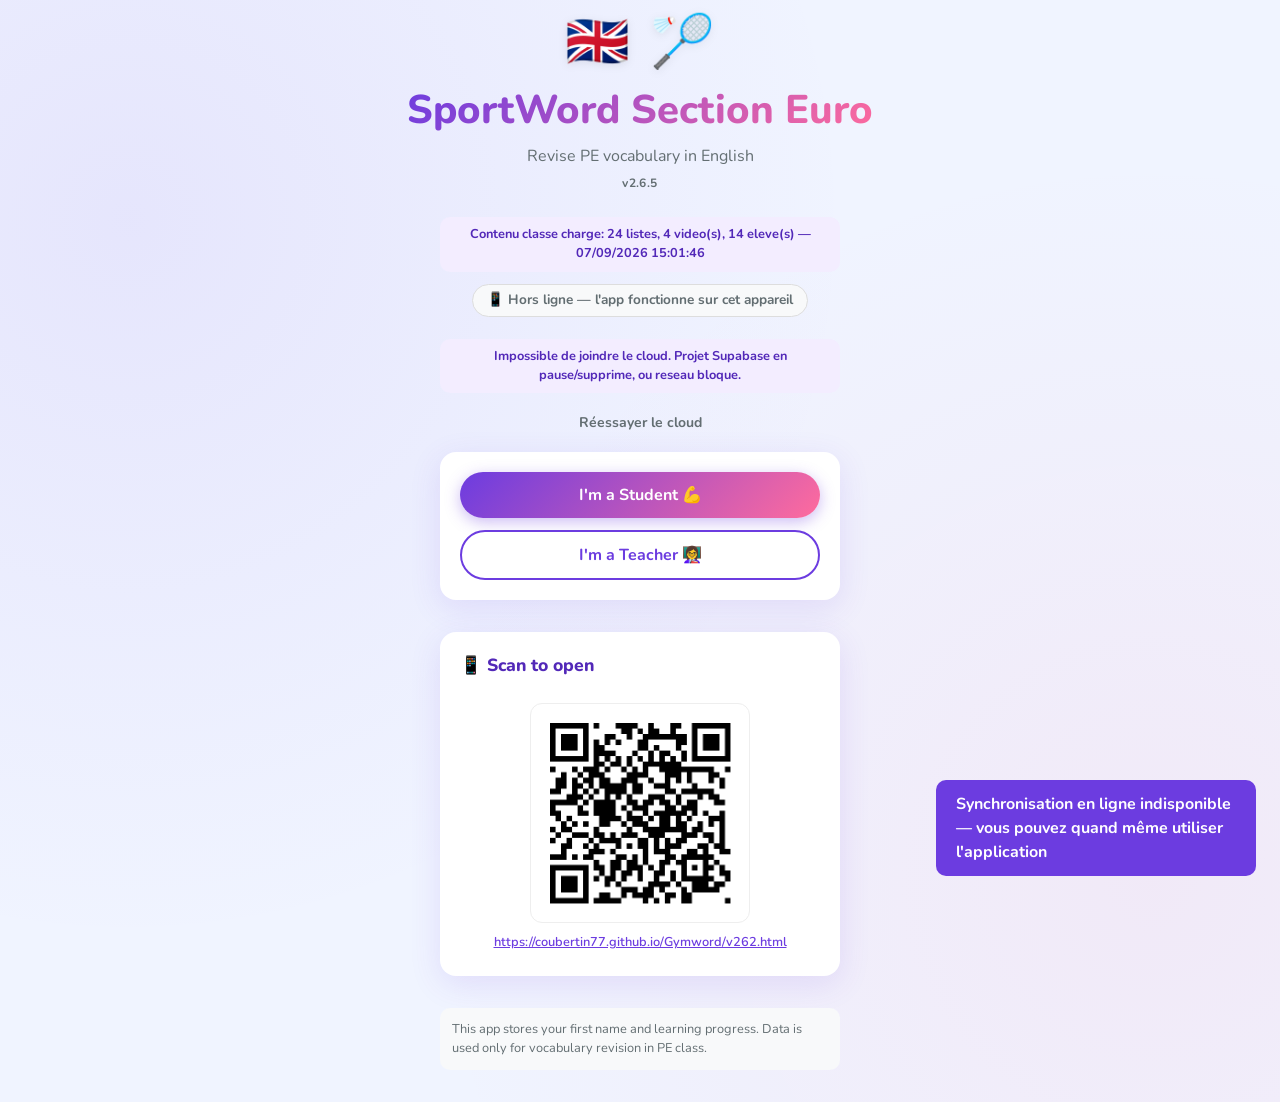
<file: index.html>
<!DOCTYPE html>
<html lang="en">
<head>
  <meta charset="UTF-8">
  <meta name="viewport" content="width=device-width, initial-scale=1.0">
  <meta name="description" content="SportWord Section Euro — Revise PE vocabulary in English">
  <meta name="theme-color" content="#6c3ce0">
  <meta http-equiv="Cache-Control" content="no-cache, no-store, must-revalidate">
  <meta http-equiv="Pragma" content="no-cache">
  <meta http-equiv="Expires" content="0">
  <meta http-equiv="refresh" content="0; url=v262.html">
  <title>SportWord Section Euro — PE Vocabulary</title>
  <link rel="preconnect" href="https://fonts.googleapis.com">
  <link rel="preconnect" href="https://fonts.gstatic.com" crossorigin>
  <link href="https://fonts.googleapis.com/css2?family=Nunito:wght@400;600;700;800&display=swap" rel="stylesheet">
  <link rel="stylesheet" href="css/styles.css?v=2.6.5">
  <script>location.replace('v262.html');</script>
</head>
<body>
  <div id="app">
    <p style="text-align:center;padding:2rem;font-family:Nunito,sans-serif;color:#636e72">
      SportWord <strong>v2.6.5</strong> — redirection…
      <br><a href="v262.html">Ouvrir l’app</a>
    </p>
  </div>
</body>
</html>
</file>
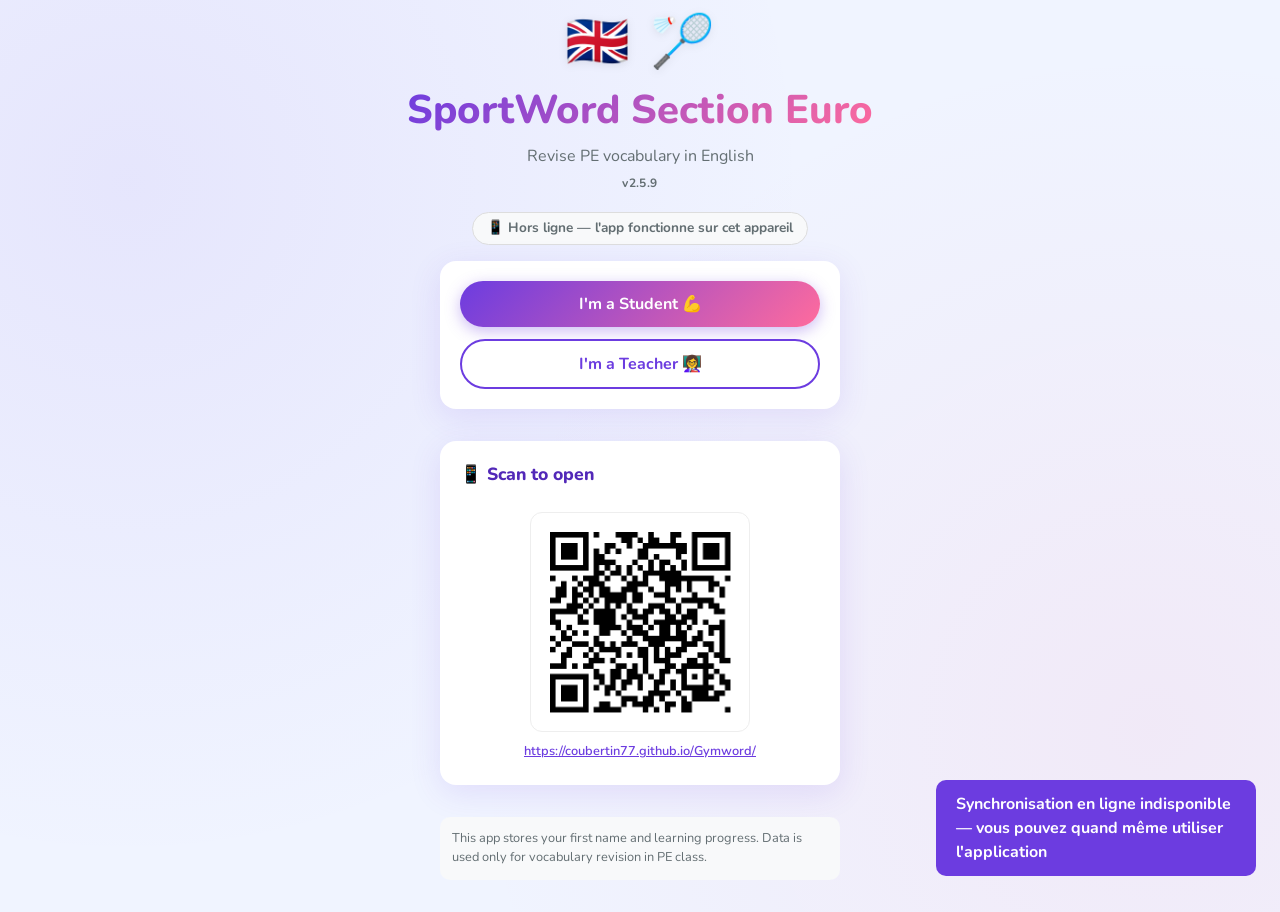
<file: v259.html>
<!DOCTYPE html>
<html lang="en">
<head>
  <meta charset="UTF-8">
  <meta name="viewport" content="width=device-width, initial-scale=1.0">
  <meta name="description" content="SportWord Section Euro — PE Vocabulary">
  <meta name="theme-color" content="#6c3ce0">
  <meta http-equiv="Cache-Control" content="no-cache, no-store, must-revalidate">
  <title>SportWord v2.5.9</title>
  <link href="https://fonts.googleapis.com/css2?family=Nunito:wght@400;600;700;800&display=swap" rel="stylesheet">
  <link rel="stylesheet" href="css/styles.css?v=2.5.9">
</head>
<body>
  <div id="app">
    <p style="text-align:center;padding:2rem;font-family:Nunito,sans-serif;color:#636e72">
      SportWord <strong>v2.5.9</strong> — chargement…
    </p>
  </div>
  <div id="toast-container" aria-live="polite"></div>
  <script type="module" src="js/app-v258.js"></script>
</body>
</html>
</file>
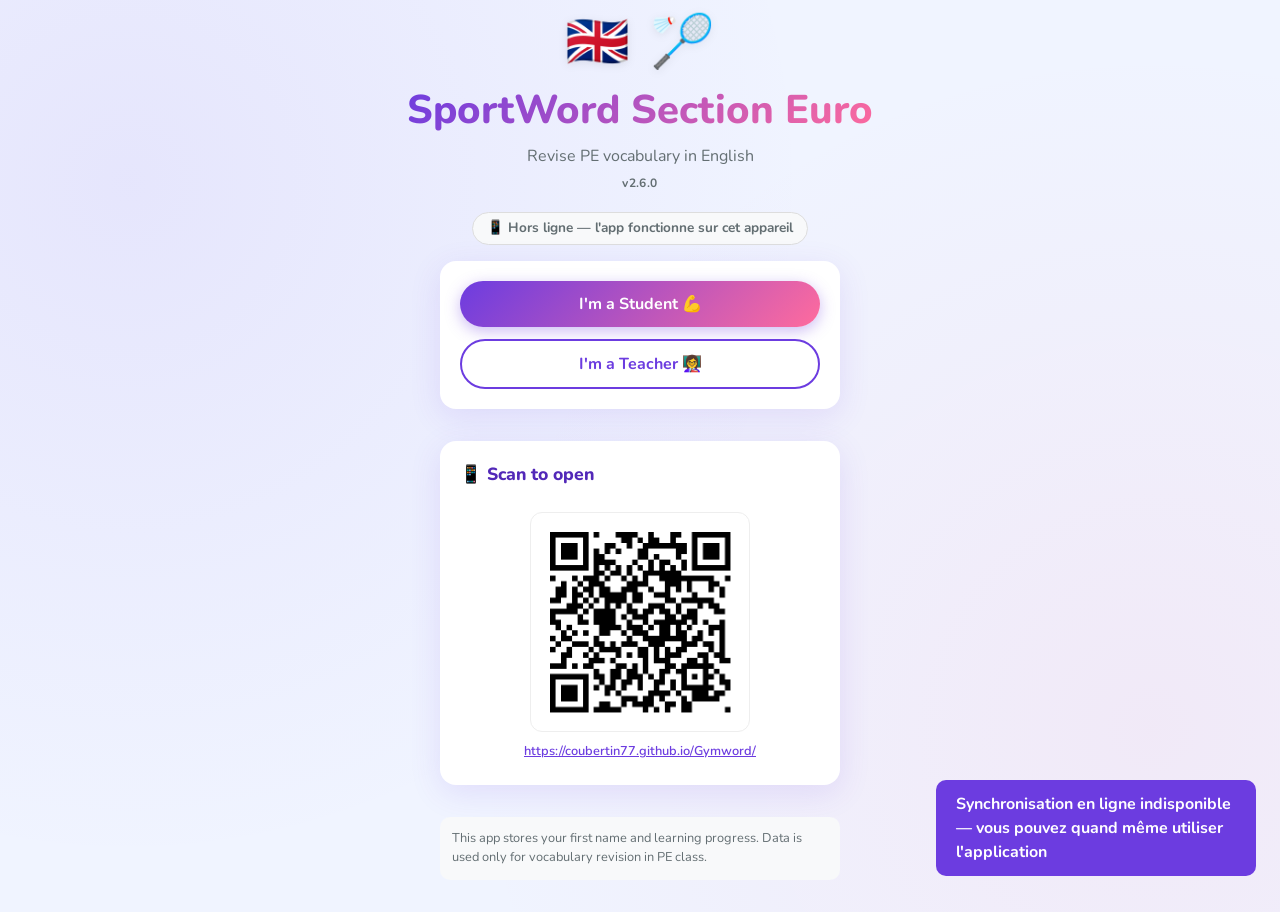
<file: v260.html>
<!DOCTYPE html>
<html lang="en">
<head>
  <meta charset="UTF-8">
  <meta name="viewport" content="width=device-width, initial-scale=1.0">
  <meta name="description" content="SportWord Section Euro — PE Vocabulary">
  <meta name="theme-color" content="#6c3ce0">
  <meta http-equiv="Cache-Control" content="no-cache, no-store, must-revalidate">
  <title>SportWord v2.6.0</title>
  <link href="https://fonts.googleapis.com/css2?family=Nunito:wght@400;600;700;800&display=swap" rel="stylesheet">
  <link rel="stylesheet" href="css/styles.css?v=2.6.0">
</head>
<body>
  <div id="app">
    <p style="text-align:center;padding:2rem;font-family:Nunito,sans-serif;color:#636e72">
      SportWord <strong>v2.6.0</strong> — chargement…
    </p>
  </div>
  <div id="toast-container" aria-live="polite"></div>
  <script type="module" src="js/app-v260.js"></script>
</body>
</html>
</file>
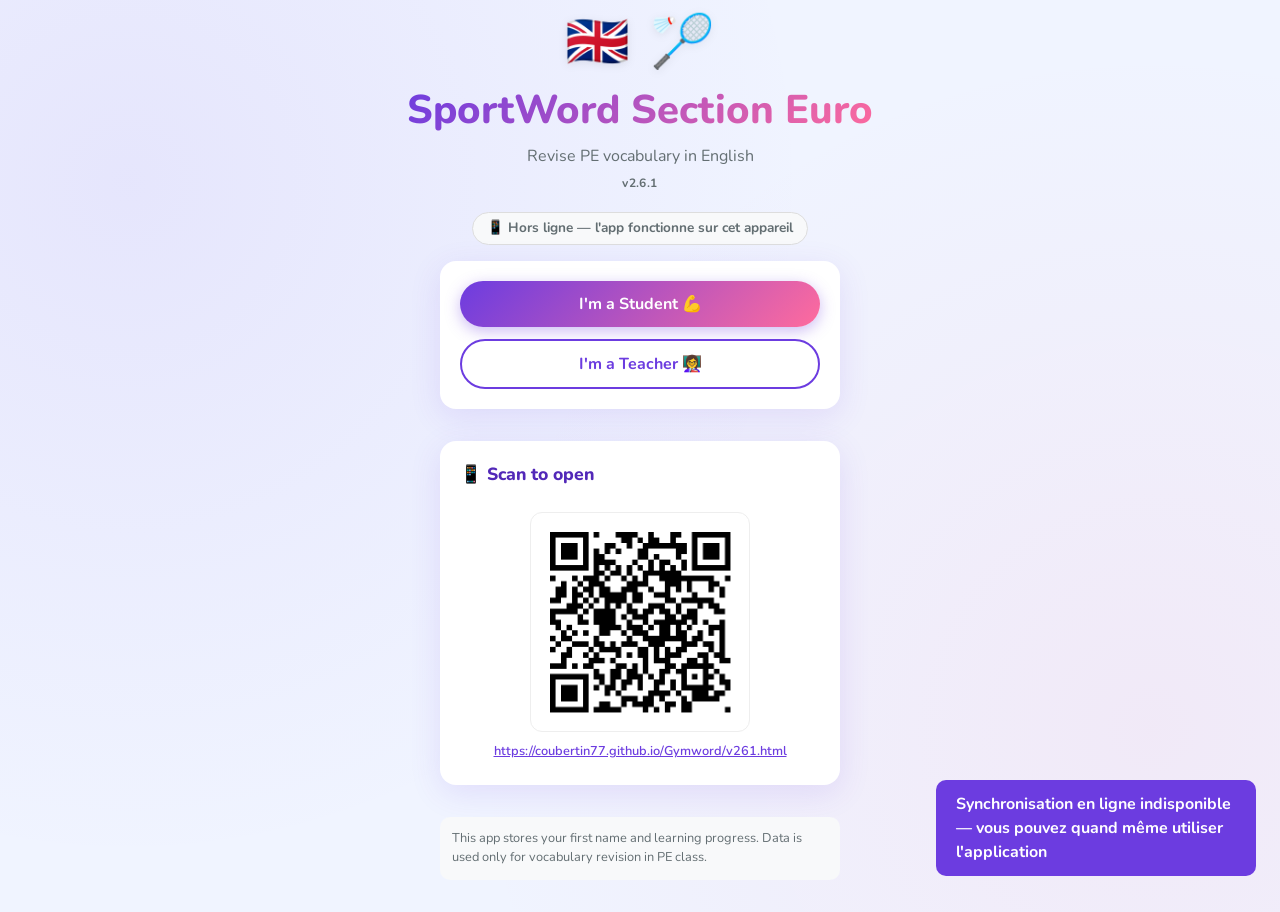
<file: v261.html>
<!DOCTYPE html>
<html lang="en">
<head>
  <meta charset="UTF-8">
  <meta name="viewport" content="width=device-width, initial-scale=1.0">
  <meta name="description" content="SportWord Section Euro — PE Vocabulary">
  <meta name="theme-color" content="#6c3ce0">
  <meta http-equiv="Cache-Control" content="no-cache, no-store, must-revalidate">
  <title>SportWord v2.6.1</title>
  <link href="https://fonts.googleapis.com/css2?family=Nunito:wght@400;600;700;800&display=swap" rel="stylesheet">
  <link rel="stylesheet" href="css/styles.css?v=2.6.1">
</head>
<body>
  <div id="app">
    <p style="text-align:center;padding:2rem;font-family:Nunito,sans-serif;color:#636e72">
      SportWord <strong>v2.6.1</strong> — chargement…
    </p>
  </div>
  <div id="toast-container" aria-live="polite"></div>
  <script type="module" src="js/app-v261.js"></script>
</body>
</html>
</file>
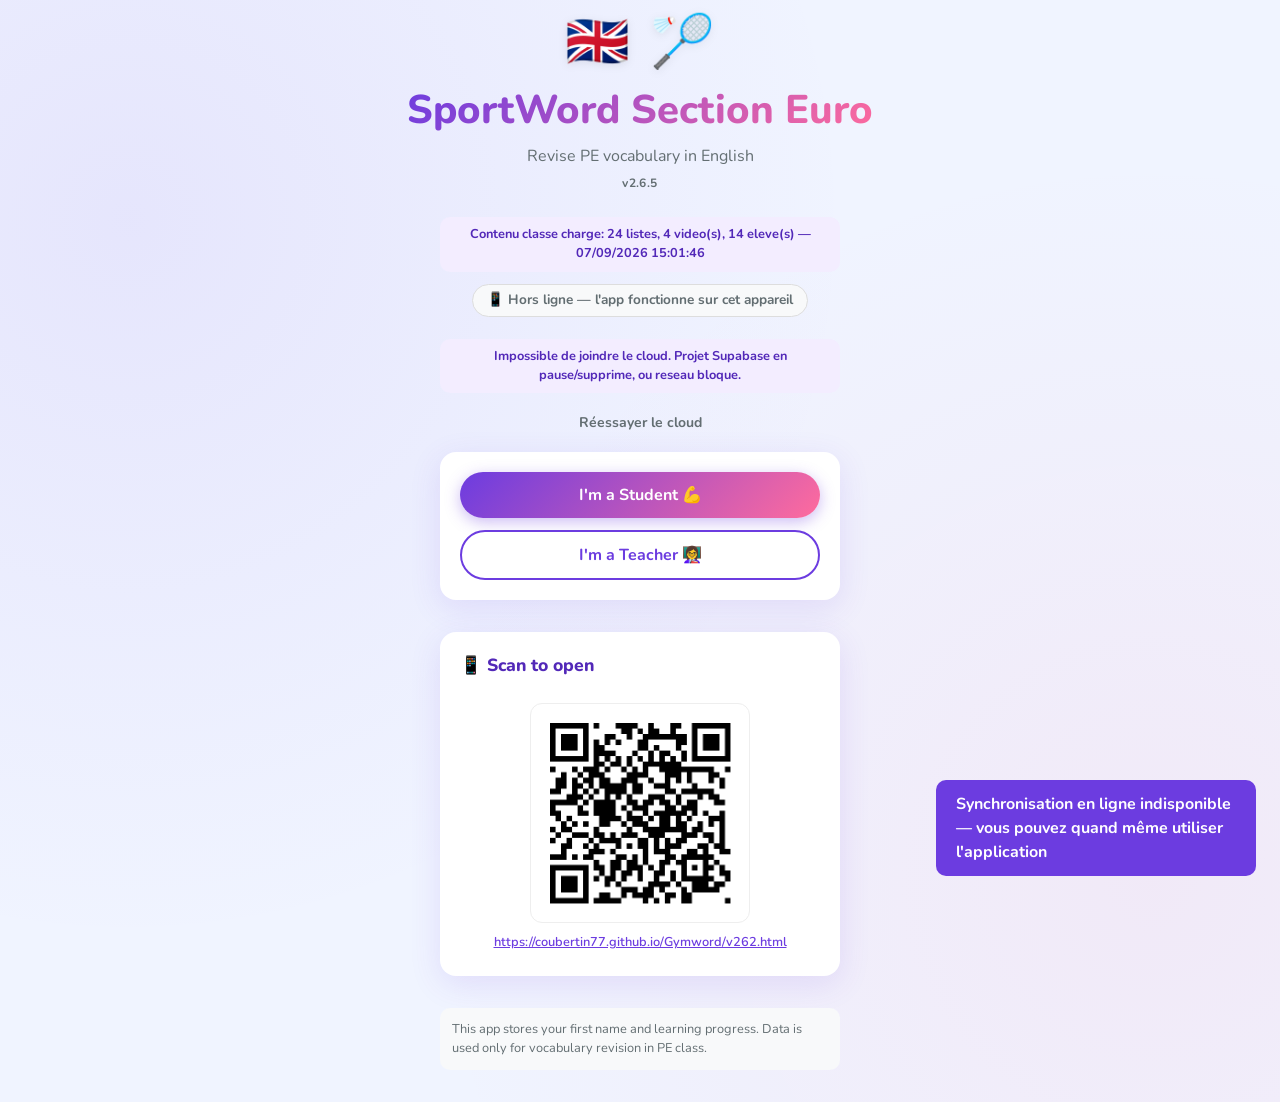
<file: v262.html>
<!DOCTYPE html>
<html lang="en">
<head>
  <meta charset="UTF-8">
  <meta name="viewport" content="width=device-width, initial-scale=1.0">
  <meta name="description" content="SportWord Section Euro — PE Vocabulary">
  <meta name="theme-color" content="#6c3ce0">
  <meta http-equiv="Cache-Control" content="no-cache, no-store, must-revalidate">
  <title>SportWord v2.6.5</title>
  <link href="https://fonts.googleapis.com/css2?family=Nunito:wght@400;600;700;800&display=swap" rel="stylesheet">
  <link rel="stylesheet" href="css/styles.css?v=2.6.5">
</head>
<body>
  <div id="app">
    <p style="text-align:center;padding:2rem;font-family:Nunito,sans-serif;color:#636e72">
      SportWord <strong>v2.6.5</strong> — chargement…
    </p>
  </div>
  <div id="toast-container" aria-live="polite"></div>
  <script type="module" src="js/app-v262.js?v=2.6.5"></script>
</body>
</html>
</file>
<file: css/styles.css>
:root {
  --purple: #6c3ce0;
  --purple-dark: #5228b8;
  --pink: #ff6b9d;
  --orange: #ff9f43;
  --green: #2ecc71;
  --red: #e74c3c;
  --blue: #3498db;
  --bg: #f0f4ff;
  --card: #ffffff;
  --text: #2d3436;
  --text-muted: #636e72;
  --shadow: 0 8px 32px rgba(108, 60, 224, 0.12);
  --radius: 16px;
  --radius-sm: 10px;
}

*, *::before, *::after { box-sizing: border-box; margin: 0; padding: 0; }

html { font-size: 16px; scroll-behavior: smooth; }

body {
  font-family: 'Nunito', system-ui, sans-serif;
  background: var(--bg);
  background-image:
    radial-gradient(circle at 10% 20%, rgba(108, 60, 224, 0.08) 0%, transparent 50%),
    radial-gradient(circle at 90% 80%, rgba(255, 107, 157, 0.08) 0%, transparent 50%);
  color: var(--text);
  min-height: 100dvh;
  line-height: 1.5;
}

#app { min-height: 100dvh; }

.page {
  max-width: 960px;
  margin: 0 auto;
  padding: 1rem 1.25rem 2rem;
}

.page:has(.activity-shell) {
  max-width: 1100px;
}

.page-header {
  display: flex;
  align-items: center;
  justify-content: space-between;
  gap: 1rem;
  margin-bottom: 1.5rem;
  flex-wrap: wrap;
}

.page-title {
  font-size: 1.5rem;
  font-weight: 800;
  background: linear-gradient(135deg, var(--purple), var(--pink));
  -webkit-background-clip: text;
  -webkit-text-fill-color: transparent;
  background-clip: text;
}

.home-icons {
  display: flex;
  align-items: center;
  justify-content: center;
  gap: 1.25rem;
  margin-bottom: 0.75rem;
}

.home-icon {
  font-size: 3.25rem;
  line-height: 1;
  filter: drop-shadow(0 2px 4px rgba(0, 0, 0, 0.08));
}

.logo-big {
  font-size: 2.5rem;
  font-weight: 800;
  text-align: center;
  background: linear-gradient(135deg, var(--purple), var(--pink));
  -webkit-background-clip: text;
  -webkit-text-fill-color: transparent;
  background-clip: text;
  margin-bottom: 0.25rem;
}

.logo-sub {
  text-align: center;
  color: var(--text-muted);
  margin-bottom: 0.35rem;
}

.app-version {
  font-size: 0.75rem;
  font-weight: 700;
  color: var(--text-muted);
  text-align: center;
  margin-bottom: 1.25rem;
  letter-spacing: 0.04em;
}

.story-level {
  display: inline-block;
  font-weight: 800;
  font-size: 0.75rem;
  color: var(--purple);
  background: rgba(108, 60, 224, 0.1);
  padding: 0.1rem 0.45rem;
  border-radius: 999px;
  vertical-align: middle;
}

.stories-level-hint {
  margin: -0.25rem 0 1rem;
  font-size: 0.9rem;
}

.lists-tab-intro {
  margin-bottom: 1rem;
  padding: 0.75rem 1rem;
  background: #fff;
  border-radius: var(--radius-sm);
  border-left: 4px solid var(--purple);
}

.card {
  background: var(--card);
  border-radius: var(--radius);
  box-shadow: var(--shadow);
  padding: 1.25rem;
  margin-bottom: 1rem;
}

.card-grid {
  display: grid;
  grid-template-columns: repeat(auto-fill, minmax(260px, 1fr));
  gap: 1rem;
}

.card-clickable {
  cursor: pointer;
  transition: transform 0.2s, box-shadow 0.2s;
  border: 2px solid transparent;
}

.card-clickable:hover {
  transform: translateY(-3px);
  box-shadow: 0 12px 40px rgba(108, 60, 224, 0.18);
  border-color: var(--purple);
}

.card-icon { font-size: 2.5rem; margin-bottom: 0.5rem; }
.card-label { font-weight: 700; font-size: 1.1rem; }
.card-desc { color: var(--text-muted); font-size: 0.9rem; margin-top: 0.25rem; }

.btn {
  display: inline-flex;
  align-items: center;
  justify-content: center;
  gap: 0.5rem;
  padding: 0.75rem 1.5rem;
  border: none;
  border-radius: 50px;
  font-family: inherit;
  font-size: 1rem;
  font-weight: 700;
  cursor: pointer;
  transition: transform 0.15s, box-shadow 0.15s, opacity 0.15s;
  text-decoration: none;
}

.btn:active { transform: scale(0.97); }
.btn:disabled { opacity: 0.5; cursor: not-allowed; }

.btn-primary {
  background: linear-gradient(135deg, var(--purple), var(--pink));
  color: white;
  box-shadow: 0 4px 15px rgba(108, 60, 224, 0.35);
}

.btn-secondary {
  background: white;
  color: var(--purple);
  border: 2px solid var(--purple);
}

.btn-ghost {
  background: transparent;
  color: var(--text-muted);
  padding: 0.5rem 1rem;
}

.btn-sm { padding: 0.5rem 1rem; font-size: 0.875rem; }
.btn-block { width: 100%; }
.btn-group { display: flex; gap: 0.75rem; flex-wrap: wrap; }

.form-group { margin-bottom: 1rem; }

.form-group label {
  display: block;
  font-weight: 700;
  margin-bottom: 0.35rem;
  font-size: 0.9rem;
}

.form-group input,
.form-group select,
.form-group textarea {
  width: 100%;
  padding: 0.75rem 1rem;
  border: 2px solid #e0e0e0;
  border-radius: var(--radius-sm);
  font-family: inherit;
  font-size: 1rem;
  transition: border-color 0.2s;
}

.form-group input[type="search"] {
  font-size: 1.05rem;
}

.form-group input:focus,
.form-group select:focus,
.form-group textarea:focus {
  outline: none;
  border-color: var(--purple);
}

.form-row {
  display: grid;
  grid-template-columns: 1fr 1fr;
  gap: 1rem;
}

@media (max-width: 500px) {
  .form-row { grid-template-columns: 1fr; }
}

.stats-bar {
  display: flex;
  gap: 0.75rem;
  flex-wrap: wrap;
  margin-bottom: 1.25rem;
}

.btn-change-sport {
  display: inline-flex;
  align-items: center;
  justify-content: center;
  gap: 0.35rem;
  width: auto;
  margin-bottom: 0.75rem;
  padding: 0.45rem 0.85rem;
  font-size: 0.85rem;
  font-weight: 700;
  font-family: inherit;
  color: var(--purple-dark);
  border: 1.5px solid rgba(108, 60, 224, 0.22);
  border-radius: 50px;
  background: #fff;
  box-shadow: 0 2px 8px rgba(108, 60, 224, 0.08);
  cursor: pointer;
  transition: background 0.15s ease, border-color 0.15s ease;
}

.btn-change-sport:hover {
  background: #f8f6ff;
  border-color: rgba(108, 60, 224, 0.4);
}

.btn-change-sport:active {
  background: #f0ecff;
}

.btn-change-sport-icon {
  font-size: 0.95rem;
  line-height: 1;
  opacity: 0.85;
}

.stat-pill {
  display: flex;
  align-items: center;
  gap: 0.4rem;
  background: white;
  padding: 0.5rem 1rem;
  border-radius: 50px;
  box-shadow: var(--shadow);
  font-weight: 700;
  font-size: 0.875rem;
}

.progress-bar-wrap {
  background: #e9ecef;
  border-radius: 50px;
  height: 12px;
  overflow: hidden;
  margin: 0.5rem 0;
}

.progress-bar {
  height: 100%;
  background: linear-gradient(90deg, var(--purple), var(--pink));
  border-radius: 50px;
  transition: width 0.5s ease;
}

.word-status-grid {
  display: grid;
  grid-template-columns: repeat(3, 1fr);
  gap: 0.75rem;
  margin-bottom: 1rem;
}

@media (max-width: 500px) {
  .word-status-grid { grid-template-columns: 1fr; }
}

.status-box {
  text-align: center;
  padding: 1rem;
  border-radius: var(--radius-sm);
  font-weight: 700;
}

.status-learned { background: #d4edda; color: #155724; }
.status-learning { background: #fff3cd; color: #856404; }
.status-review { background: #f8d7da; color: #721c24; }
.status-count { font-size: 2rem; font-weight: 800; display: block; }

/* ── Activity shell ── */
.activity-shell {
  animation: fadeIn 0.35s ease;
}

@keyframes fadeIn {
  from { opacity: 0; transform: translateY(8px); }
  to { opacity: 1; transform: translateY(0); }
}

.activity-toolbar {
  display: flex;
  align-items: center;
  justify-content: space-between;
  gap: 0.75rem;
  margin-bottom: 0.75rem;
  flex-wrap: wrap;
}

.activity-toolbar-left {
  display: flex;
  gap: 0.5rem;
  flex-wrap: wrap;
}

.timer-pill,
.score-pill {
  display: inline-flex;
  align-items: center;
  gap: 0.35rem;
  padding: 0.45rem 0.9rem;
  background: white;
  border-radius: 50px;
  box-shadow: var(--shadow);
  font-weight: 800;
  font-size: 0.875rem;
}

.timer-pill .timer { font-size: 0.875rem; color: var(--orange); }

.activity-progress {
  height: 6px;
  background: #e9ecef;
  border-radius: 50px;
  overflow: hidden;
  margin-bottom: 1rem;
}

.activity-progress-bar {
  height: 100%;
  background: linear-gradient(90deg, var(--purple), var(--pink));
  border-radius: 50px;
  transition: width 0.4s ease;
  width: 0;
}

.tap-hint-bar {
  display: flex;
  align-items: center;
  gap: 0.5rem;
  padding: 0.65rem 1rem;
  background: linear-gradient(135deg, rgba(108, 60, 224, 0.08), rgba(255, 107, 157, 0.08));
  border-radius: var(--radius-sm);
  font-size: 0.9rem;
  font-weight: 600;
  color: var(--purple-dark);
  margin-bottom: 1rem;
  border: 1px solid rgba(108, 60, 224, 0.12);
}

.tap-hint-icon { font-size: 1.1rem; flex-shrink: 0; }

/* ── Side-by-side match board ── */
.match-board {
  display: grid;
  grid-template-columns: 1fr auto 1fr;
  gap: 0.75rem;
  align-items: start;
}

.match-col {
  background: white;
  border-radius: var(--radius);
  box-shadow: var(--shadow);
  overflow: hidden;
  min-width: 0;
}

.match-col-header {
  display: flex;
  align-items: center;
  gap: 0.5rem;
  padding: 0.75rem 1rem;
  background: linear-gradient(135deg, var(--purple), var(--pink));
  color: white;
  font-weight: 800;
  font-size: 0.9rem;
}

.match-col-icon { font-size: 1.1rem; }

.match-col-body {
  display: flex;
  flex-direction: column;
  gap: 0.5rem;
  padding: 0.75rem;
  max-height: 65vh;
  overflow-y: auto;
}

.match-connector {
  display: flex;
  align-items: center;
  justify-content: center;
  padding-top: 3rem;
}

.connector-arrow {
  width: 36px;
  height: 36px;
  display: flex;
  align-items: center;
  justify-content: center;
  background: white;
  border-radius: 50%;
  box-shadow: var(--shadow);
  color: var(--purple);
  font-weight: 800;
  font-size: 1.1rem;
}

/* Word slots (left column) */
.match-slot {
  display: grid;
  grid-template-columns: 1fr auto;
  align-items: center;
  gap: 0.5rem;
  width: 100%;
  padding: 0.75rem 1rem;
  background: #f8f9fa;
  border: 2px solid #e9ecef;
  border-radius: var(--radius-sm);
  font-family: inherit;
  text-align: left;
  cursor: pointer;
  transition: border-color 0.2s, background 0.2s, box-shadow 0.2s, transform 0.15s;
  -webkit-tap-highlight-color: transparent;
}

.match-slot-word {
  font-weight: 800;
  font-size: 0.95rem;
  color: var(--text);
}

.match-slot-answer {
  min-width: 48px;
  min-height: 40px;
  display: flex;
  align-items: center;
  justify-content: center;
  border-radius: 8px;
  background: white;
  border: 2px dashed #ccc;
  font-size: 0.85rem;
  color: var(--text-muted);
}

.match-slot-placeholder {
  font-weight: 800;
  font-size: 1.1rem;
}

.match-slot.matched {
  border-color: var(--green);
  background: #d4edda;
}

.match-slot.matched .match-slot-answer {
  border-style: solid;
  border-color: var(--green);
  background: white;
}

/* Answer cards (right column) */
.match-card {
  width: 100%;
  padding: 0.75rem 1rem;
  background: white;
  border: 2px solid #e0e0e0;
  border-radius: var(--radius-sm);
  font-family: inherit;
  cursor: pointer;
  text-align: left;
  transition: border-color 0.2s, background 0.2s, box-shadow 0.2s, transform 0.15s, opacity 0.2s;
  -webkit-tap-highlight-color: transparent;
}

.match-card:active:not(.used):not(:disabled) {
  transform: scale(0.98);
}

.match-card-text {
  font-weight: 600;
  font-size: 0.95rem;
  line-height: 1.4;
  display: block;
}

.match-card-text-sm { font-size: 0.8rem; }

.match-card-image {
  padding: 0.5rem;
  text-align: center;
}

.match-card-image img {
  width: 100%;
  max-width: 140px;
  height: 90px;
  object-fit: contain;
  background: #fff;
  border-radius: 8px;
  display: block;
  margin: 0 auto;
}

.match-card-def .match-card-text {
  font-size: 0.82rem;
}

.matched-thumb {
  max-width: 56px;
  max-height: 44px;
  border-radius: 6px;
  object-fit: cover;
}

/* Tap states (shared) */
.tap-target.tap-selected,
.match-card.tap-selected {
  border-color: var(--pink);
  background: rgba(255, 107, 157, 0.1);
  box-shadow: 0 0 0 3px rgba(255, 107, 157, 0.3);
}

.tap-ready:not(.matched):not(.used) {
  border-color: var(--purple) !important;
}

.match-card.used,
.match-card:disabled {
  opacity: 0.3;
  pointer-events: none;
}

.wrong-flash {
  border-color: var(--red) !important;
  background: #f8d7da !important;
  animation: shake 0.4s ease;
}

.wrong-pulse {
  animation: shake 0.4s ease;
  border-color: var(--red) !important;
}

@keyframes pulse-ready {
  0%, 100% { box-shadow: 0 0 0 0 rgba(108, 60, 224, 0.15); }
  50% { box-shadow: 0 0 0 4px rgba(108, 60, 224, 0); }
}

.tap-ready:not(.matched):not(.used) {
  animation: pulse-ready 1.5s ease infinite;
}

@keyframes shake {
  0%, 100% { transform: translateX(0); }
  25% { transform: translateX(-5px); }
  75% { transform: translateX(5px); }
}

@media (max-width: 700px) {
  .match-board {
    grid-template-columns: 1fr 1fr;
    gap: 0.5rem;
  }

  .match-connector { display: none; }

  .match-col-header { font-size: 0.75rem; padding: 0.6rem 0.75rem; }

  .match-col-body {
    max-height: 55vh;
    padding: 0.5rem;
  }

  .match-slot {
    grid-template-columns: 1fr;
    gap: 0.35rem;
  }

  .match-slot-word { font-size: 0.85rem; }

  .match-card-image img {
    max-width: 100%;
    height: 70px;
  }
}

/* ── QCM side-by-side ── */
.qcm-layout {
  display: grid;
  grid-template-columns: 1fr 1.2fr;
  gap: 1rem;
  align-items: stretch;
}

.qcm-question-col {
  display: flex;
  flex-direction: column;
  justify-content: center;
  gap: 0.75rem;
  margin-bottom: 0 !important;
}

.qcm-step-label {
  font-size: 0.8rem;
  font-weight: 800;
  text-transform: uppercase;
  letter-spacing: 0.05em;
  color: var(--text-muted);
}

.qcm-word-badge {
  font-size: 1.75rem;
  font-weight: 800;
  background: linear-gradient(135deg, var(--purple), var(--pink));
  -webkit-background-clip: text;
  -webkit-text-fill-color: transparent;
  background-clip: text;
  line-height: 1.2;
}

.qcm-question-text {
  font-size: 1.05rem;
  font-weight: 600;
  color: var(--text-muted);
}

.qcm-options-grid {
  display: grid;
  grid-template-columns: 1fr 1fr;
  gap: 0.6rem;
  height: 100%;
}

.qcm-options-stack {
  display: flex;
  flex-direction: column;
  gap: 0.5rem;
}

.qcm-option {
  display: flex;
  align-items: center;
  gap: 0.75rem;
  width: 100%;
  text-align: left;
  padding: 0.9rem 1rem;
  border: 2px solid #e8e8e8;
  border-radius: var(--radius-sm);
  background: white;
  font-family: inherit;
  font-size: 0.95rem;
  cursor: pointer;
  transition: border-color 0.2s, background 0.2s, transform 0.15s;
  -webkit-tap-highlight-color: transparent;
}

.qcm-option:active:not(:disabled) { transform: scale(0.98); }

.qcm-option-letter {
  flex-shrink: 0;
  width: 28px;
  height: 28px;
  display: flex;
  align-items: center;
  justify-content: center;
  background: #f0f0f0;
  border-radius: 50%;
  font-weight: 800;
  font-size: 0.8rem;
  color: var(--purple);
}

.qcm-option:hover:not(:disabled) { border-color: var(--purple); background: rgba(108, 60, 224, 0.04); }
.qcm-option.correct { border-color: var(--green); background: #d4edda; }
.qcm-option.correct .qcm-option-letter { background: var(--green); color: white; }
.qcm-option.wrong { border-color: var(--red); background: #f8d7da; }
.qcm-option.wrong .qcm-option-letter { background: var(--red); color: white; }

@media (max-width: 640px) {
  .qcm-layout { grid-template-columns: 1fr; }
  .qcm-options-grid { grid-template-columns: 1fr; }
}

/* ── Spelling side-by-side ── */
.spelling-layout {
  display: grid;
  grid-template-columns: 1fr 1fr;
  gap: 1.5rem;
  align-items: center;
  margin-bottom: 0 !important;
}

.spelling-label {
  font-size: 0.8rem;
  font-weight: 800;
  text-transform: uppercase;
  letter-spacing: 0.05em;
  color: var(--text-muted);
  margin-bottom: 0.35rem;
}

.spelling-hint {
  font-weight: 800;
  font-size: 1.5rem;
  color: var(--purple);
  margin-bottom: 0.5rem;
}

.spelling-def {
  font-size: 0.9rem;
  color: var(--text-muted);
  line-height: 1.5;
}

.spelling-input {
  width: 100%;
  padding: 0.9rem 1rem;
  border: 2px solid #e0e0e0;
  border-radius: var(--radius-sm);
  font-family: inherit;
  font-size: 1.15rem;
  font-weight: 700;
  margin-bottom: 0.75rem;
  transition: border-color 0.2s, box-shadow 0.2s;
}

.spelling-input:focus {
  outline: none;
  border-color: var(--purple);
  box-shadow: 0 0 0 3px rgba(108, 60, 224, 0.15);
}

.spelling-feedback { margin-top: 0.75rem; font-weight: 700; }
.spelling-feedback.ok { color: var(--green); }
.spelling-feedback.ko { color: var(--red); }

@media (max-width: 600px) {
  .spelling-layout { grid-template-columns: 1fr; gap: 1rem; }
}

/* ── Story side-by-side ── */
.story-layout {
  display: grid;
  grid-template-columns: 1.1fr 1fr;
  gap: 1rem;
  align-items: start;
}

.story-col,
.story-quiz-col {
  margin-bottom: 0 !important;
}

.story-title {
  font-size: 1.15rem;
  font-weight: 800;
  color: var(--purple-dark);
  margin-bottom: 0.75rem;
}

.story-text {
  font-size: 1rem;
  line-height: 1.75;
  color: var(--text);
  max-height: 50vh;
  overflow-y: auto;
}

.story-question-text {
  font-size: 1.05rem;
  font-weight: 700;
  margin-bottom: 1rem;
  line-height: 1.4;
}

.story-audio-controls {
  display: flex;
  gap: 0.35rem;
  flex-wrap: wrap;
}

.story-word {
  border-radius: 4px;
  padding: 0 2px;
  transition: background 0.15s, color 0.15s;
}

.story-word-active {
  background: linear-gradient(135deg, rgba(108, 60, 224, 0.35), rgba(255, 107, 157, 0.35));
  color: var(--purple-dark);
  font-weight: 800;
  box-decoration-break: clone;
  -webkit-box-decoration-break: clone;
}

.story-q-nav {
  display: flex;
  flex-wrap: wrap;
  gap: 0.4rem;
  margin-bottom: 1rem;
  justify-content: center;
}

.story-q-pill {
  width: 36px;
  height: 36px;
  border-radius: 50%;
  border: 2px solid #e0e0e0;
  background: white;
  font-family: inherit;
  font-weight: 800;
  font-size: 0.85rem;
  cursor: pointer;
  transition: all 0.2s;
  -webkit-tap-highlight-color: transparent;
}

.story-q-pill:hover {
  border-color: var(--purple);
}

.story-q-pill.active {
  border-color: var(--purple);
  background: var(--purple);
  color: white;
  transform: scale(1.1);
}

.story-q-pill.correct:not(.active) {
  border-color: var(--green);
  background: #d4edda;
  color: #155724;
}

.story-q-pill.wrong:not(.active) {
  border-color: var(--red);
  background: #f8d7da;
  color: #721c24;
}

.story-nav-buttons {
  display: flex;
  gap: 0.5rem;
  flex-wrap: wrap;
  margin-top: 1.25rem;
  padding-top: 1rem;
  border-top: 1px solid #eee;
}

@media (max-width: 768px) {
  .story-layout { grid-template-columns: 1fr; }
  .story-text { max-height: 30vh; }
}

.activity-header {
  display: flex;
  align-items: center;
  justify-content: space-between;
  margin-bottom: 1rem;
  flex-wrap: wrap;
  gap: 0.5rem;
}

.timer { font-size: 1.25rem; font-weight: 800; color: var(--orange); font-variant-numeric: tabular-nums; }
.score-display { font-weight: 800; color: var(--green); }

.leaderboard-table { width: 100%; border-collapse: collapse; }
.leaderboard-table th, .leaderboard-table td { padding: 0.75rem; text-align: left; border-bottom: 1px solid #eee; }
.leaderboard-table th { font-weight: 800; color: var(--text-muted); font-size: 0.85rem; text-transform: uppercase; }
.leaderboard-table tr.top-1 { background: #fff9db; }
.leaderboard-table tr.top-2 { background: #f8f9fa; }
.leaderboard-table tr.top-3 { background: #fff5f0; }

.badges-row { display: flex; flex-wrap: wrap; gap: 0.5rem; }

.badge {
  display: inline-flex;
  align-items: center;
  gap: 0.3rem;
  padding: 0.35rem 0.75rem;
  border-radius: 50px;
  font-size: 0.8rem;
  font-weight: 700;
  background: linear-gradient(135deg, var(--purple), var(--pink));
  color: white;
}

.badge.locked { background: #e0e0e0; color: #999; }

.progress-summary {
  font-size: 1.1rem;
  font-weight: 800;
  margin-bottom: 0.75rem;
  color: var(--purple);
}

.progress-track {
  height: 14px;
  background: #eee;
  border-radius: 50px;
  overflow: hidden;
}

.progress-fill {
  height: 100%;
  background: linear-gradient(90deg, var(--purple), var(--pink));
  border-radius: 50px;
  transition: width 0.5s ease;
  min-width: 0;
}

.progress-hint {
  margin-top: 0.75rem;
  font-size: 0.85rem;
  color: var(--text-muted);
}

.score-list {
  display: flex;
  flex-direction: column;
  gap: 0.75rem;
}

.score-row {
  display: grid;
  grid-template-columns: minmax(0, 1.2fr) 1fr auto;
  align-items: center;
  gap: 0.5rem;
}

.score-label {
  font-size: 0.85rem;
  font-weight: 700;
  white-space: nowrap;
  overflow: hidden;
  text-overflow: ellipsis;
}

.score-bar-track {
  height: 10px;
  background: #eee;
  border-radius: 50px;
  overflow: hidden;
}

.score-bar-fill {
  height: 100%;
  background: linear-gradient(90deg, var(--green, #28a745), #5dd879);
  border-radius: 50px;
  transition: width 0.5s ease;
  min-width: 0;
}

.score-value {
  font-size: 0.85rem;
  font-weight: 800;
  color: var(--purple);
  min-width: 2.5rem;
  text-align: right;
}

@media (max-width: 480px) {
  .score-row {
    grid-template-columns: 1fr;
    gap: 0.25rem;
  }
  .score-value { text-align: left; }
}

.page-subtitle {
  color: var(--text-muted);
  font-size: 0.95rem;
  margin: 0.25rem 0 1rem;
}

.chapter-grid {
  display: grid;
  grid-template-columns: repeat(auto-fill, minmax(140px, 1fr));
  gap: 0.75rem;
}

.chapter-card {
  text-align: center;
  padding: 1.25rem 0.75rem;
  border: 2px solid var(--chapter-color, var(--purple));
}

.chapter-icon {
  font-size: 2.5rem;
  margin-bottom: 0.5rem;
}

.assign-chapter-block {
  margin-bottom: 1.25rem;
  padding-bottom: 1rem;
  border-bottom: 1px solid #eee;
}

.assign-chapter-title {
  font-size: 1rem;
  font-weight: 800;
  margin: 0 0 0.75rem;
}

.chart-wrap {
  height: 200px;
  display: flex;
  align-items: flex-end;
  gap: 0.5rem;
  padding: 1rem 0;
}

.chart-bar-wrap {
  flex: 1;
  display: flex;
  flex-direction: column;
  align-items: center;
  gap: 0.25rem;
}

.chart-bar {
  width: 100%;
  max-width: 40px;
  background: linear-gradient(180deg, var(--pink), var(--purple));
  border-radius: 6px 6px 0 0;
  min-height: 4px;
  transition: height 0.5s ease;
}

.chart-label { font-size: 0.7rem; color: var(--text-muted); text-align: center; }

.data-table { width: 100%; border-collapse: collapse; font-size: 0.9rem; }
.data-table th, .data-table td { padding: 0.6rem 0.75rem; text-align: left; border-bottom: 1px solid #eee; }
.data-table th { background: #f8f9fa; font-weight: 800; }

.tabs { display: flex; gap: 0.5rem; margin-bottom: 1rem; flex-wrap: wrap; }

.tab {
  padding: 0.5rem 1rem;
  border: 2px solid #e0e0e0;
  border-radius: 50px;
  background: white;
  font-family: inherit;
  font-weight: 700;
  cursor: pointer;
  transition: all 0.2s;
}

.tab.active { border-color: var(--purple); background: var(--purple); color: white; }

.word-editor-row {
  display: grid;
  grid-template-columns: 1fr 1fr;
  gap: 0.5rem;
  padding: 0.75rem;
  background: #f8f9fa;
  border-radius: var(--radius-sm);
  margin-bottom: 0.5rem;
}

.lists-by-chapter {
  display: flex;
  flex-direction: column;
  gap: 0.75rem;
}

.chapter-lists-block {
  background: var(--card);
  border-radius: var(--radius);
  box-shadow: var(--shadow);
  overflow: hidden;
}

.chapter-lists-header {
  width: 100%;
  display: flex;
  align-items: center;
  gap: 0.75rem;
  padding: 1rem 1.25rem;
  border: none;
  background: linear-gradient(135deg, #f8f9fa, #fff);
  font-family: inherit;
  cursor: pointer;
  text-align: left;
}

.chapter-lists-header.open {
  border-bottom: 1px solid #eee;
}

.chapter-lists-title {
  font-size: 1.05rem;
  font-weight: 800;
  flex: 1;
}

.chapter-lists-count {
  font-size: 0.85rem;
  color: var(--text-muted);
  font-weight: 600;
}

.chapter-lists-chevron {
  font-size: 0.75rem;
  color: var(--text-muted);
}

.chapter-lists-body {
  padding: 0.75rem 1rem 1rem;
  display: flex;
  flex-direction: column;
  gap: 0.5rem;
}

.list-editor-card {
  border: 1px solid #eee;
  border-radius: var(--radius-sm);
  background: #fafafa;
  overflow: hidden;
}

.list-editor-toggle {
  width: 100%;
  display: flex;
  align-items: center;
  justify-content: space-between;
  gap: 0.75rem;
  padding: 0.75rem 1rem;
  border: none;
  background: transparent;
  font-family: inherit;
  cursor: pointer;
  text-align: left;
}

.list-editor-toggle.open {
  border-bottom: 1px solid #eee;
  background: #fff;
}

.list-editor-summary {
  display: flex;
  flex-direction: column;
  gap: 0.15rem;
  min-width: 0;
}

.list-editor-name {
  font-size: 0.95rem;
  color: var(--text);
  white-space: nowrap;
  overflow: hidden;
  text-overflow: ellipsis;
}

.list-editor-meta {
  font-size: 0.8rem;
  color: var(--text-muted);
  font-weight: 600;
}

.list-editor-chevron {
  font-size: 0.7rem;
  color: var(--text-muted);
  flex-shrink: 0;
}

.list-editor-body {
  padding: 1rem;
  background: #fff;
}

.add-list-chapter {
  align-self: flex-start;
  margin-top: 0.25rem;
}

.match-card-region-label {
  font-weight: 800;
  font-size: 0.95rem;
}

.match-card-region {
  min-height: 3.5rem;
  display: flex;
  align-items: center;
  justify-content: center;
}

.quiz-options-grid {
  display: grid;
  grid-template-columns: 1fr 1fr;
  gap: 0.35rem 0.75rem;
  margin-bottom: 0.5rem;
}

.quiz-question-row {
  padding: 0.85rem 1rem;
  margin-bottom: 0.75rem;
  background: #f8f9fa;
  border-radius: var(--radius-sm);
  border-left: 3px solid var(--purple);
}

@media (max-width: 600px) {
  .quiz-options-grid { grid-template-columns: 1fr; }
  .word-editor-row { grid-template-columns: 1fr; }
}

#toast-container {
  position: fixed;
  bottom: 1.5rem;
  right: 1.5rem;
  z-index: 9999;
  display: flex;
  flex-direction: column;
  gap: 0.5rem;
}

.toast {
  padding: 0.75rem 1.25rem;
  background: var(--text);
  color: white;
  border-radius: var(--radius-sm);
  font-weight: 700;
  animation: slideIn 0.3s ease;
  max-width: 320px;
}

.toast.success { background: var(--green); }
.toast.error { background: var(--red); }
.toast.info { background: var(--purple); }

@keyframes slideIn {
  from { transform: translateX(100%); opacity: 0; }
  to { transform: translateX(0); opacity: 1; }
}

.gdpr-notice {
  font-size: 0.8rem;
  color: var(--text-muted);
  padding: 0.75rem;
  background: #f8f9fa;
  border-radius: var(--radius-sm);
  margin-top: 1rem;
}

.level-badge {
  display: inline-flex;
  align-items: center;
  gap: 0.3rem;
  background: linear-gradient(135deg, var(--orange), var(--pink));
  color: white;
  padding: 0.3rem 0.8rem;
  border-radius: 50px;
  font-weight: 800;
  font-size: 0.85rem;
}

.empty-state { text-align: center; padding: 2rem; color: var(--text-muted); }
.empty-state .icon { font-size: 3rem; margin-bottom: 0.5rem; }

.result-banner { text-align: center; padding: 1.5rem; border-radius: var(--radius); margin-bottom: 1rem; }
.result-banner.success { background: linear-gradient(135deg, #d4edda, #c3e6cb); }
.result-banner h2 { font-size: 1.75rem; margin-bottom: 0.5rem; }

.hidden { display: none !important; }

.section-title {
  font-size: 1.1rem;
  font-weight: 800;
  margin-bottom: 0.75rem;
  color: var(--purple-dark);
}

.nav-back {
  display: inline-flex;
  align-items: center;
  gap: 0.3rem;
  color: var(--text-muted);
  text-decoration: none;
  font-weight: 700;
  cursor: pointer;
  background: none;
  border: none;
  font-family: inherit;
  font-size: 0.9rem;
  margin-bottom: 1rem;
}

.nav-back:hover { color: var(--purple); }

.quick-add-panel {
  background: #f8f9fa;
  border-radius: var(--radius-sm);
  padding: 0.75rem 1rem;
  margin-bottom: 1rem;
}

.quick-add-panel summary {
  cursor: pointer;
  font-weight: 800;
  color: var(--purple-dark);
  margin-bottom: 0.5rem;
}

.quick-add-panel[open] summary { margin-bottom: 0.75rem; }

.bulk-textarea {
  width: 100%;
  min-height: 120px;
  padding: 0.75rem 1rem;
  border: 2px solid #e0e0e0;
  border-radius: var(--radius-sm);
  font-family: inherit;
  font-size: 0.95rem;
  resize: vertical;
  margin-bottom: 0.75rem;
}

.bulk-textarea:focus {
  outline: none;
  border-color: var(--purple);
}

.bulk-hint {
  font-size: 0.85rem;
  color: var(--text-muted);
  margin-bottom: 0.75rem;
}

.single-add-panel {
  border-top: 1px solid #eee;
  padding-top: 1rem;
  margin-top: 0.5rem;
}

.single-add-panel summary {
  cursor: pointer;
  font-weight: 700;
  color: var(--text-muted);
  font-size: 0.9rem;
}

.loading-screen {
  min-height: 100dvh;
  display: flex;
  flex-direction: column;
  align-items: center;
  justify-content: center;
  gap: 1rem;
}

.loading-spinner {
  width: 48px;
  height: 48px;
  border: 4px solid #e9ecef;
  border-top-color: var(--purple);
  border-radius: 50%;
  animation: spin 0.8s linear infinite;
}

.loading-text {
  font-weight: 700;
  color: var(--text-muted);
}

@keyframes spin {
  to { transform: rotate(360deg); }
}

.cloud-badge {
  display: inline-block;
  padding: 0.35rem 0.9rem;
  background: linear-gradient(135deg, #e8f4fd, #f0e8ff);
  border: 1px solid rgba(108, 60, 224, 0.2);
  border-radius: 50px;
  font-size: 0.85rem;
  font-weight: 700;
  color: var(--purple-dark);
  margin-bottom: 1rem;
}

.cloud-badge-sm {
  font-size: 0.75rem;
  padding: 0.25rem 0.65rem;
  margin-bottom: 0;
}

.cloud-badge-local {
  background: #f8f9fa;
  border-color: #ddd;
  color: var(--text-muted);
}

.anatomy-preview-card {
  cursor: pointer;
}

.anatomy-modal {
  position: fixed;
  inset: 0;
  z-index: 1000;
  display: flex;
  align-items: center;
  justify-content: center;
  padding: 1rem;
}

.anatomy-modal-backdrop {
  position: absolute;
  inset: 0;
  background: rgba(45, 52, 54, 0.65);
}

.anatomy-modal-panel {
  position: relative;
  z-index: 1;
  width: min(960px, 100%);
  max-height: 92dvh;
  overflow: auto;
  background: var(--card);
  border-radius: var(--radius);
  padding: 1rem 1.25rem 1.25rem;
  box-shadow: var(--shadow);
}

.anatomy-modal-close {
  position: absolute;
  top: 0.75rem;
  right: 0.75rem;
  width: 2rem;
  height: 2rem;
  border: none;
  border-radius: 50%;
  background: #f1f3f5;
  color: var(--text);
  font-size: 1rem;
  cursor: pointer;
}

.anatomy-modal-title {
  font-size: 1.35rem;
  margin-bottom: 0.35rem;
  padding-right: 2.5rem;
}

.anatomy-fallback {
  padding: 1rem;
  text-align: center;
  color: var(--text-muted);
}

.anatomy-preview-img {
  display: block;
  width: 100%;
  max-height: 240px;
  object-fit: contain;
  object-position: top center;
  margin-top: 0.75rem;
  border-radius: var(--radius);
  background: #fff;
  border: 1px solid #eee;
}

.anatomy-preview-hint {
  margin-top: 0.5rem;
  margin-bottom: 0;
  text-align: center;
}

.anatomy-card {
  padding: 0.75rem;
  overflow-x: auto;
}

.anatomy-full-img {
  display: block;
  width: 100%;
  max-width: 920px;
  margin: 0 auto;
  height: auto;
  border-radius: var(--radius);
}

.video-grid {
  display: flex;
  flex-direction: column;
  gap: 1.25rem;
}

.video-card-title {
  font-weight: 700;
  margin-bottom: 0.5rem;
  font-size: 0.95rem;
}

.video-embed-wrap {
  position: relative;
  width: 100%;
  padding-bottom: 56.25%;
  height: 0;
  overflow: hidden;
  border-radius: var(--radius-sm);
  background: #111;
}

.video-embed-wrap iframe {
  position: absolute;
  inset: 0;
  width: 100%;
  height: 100%;
  border: 0;
}

.activity-videos-card {
  margin-bottom: 1rem;
}

.activity-videos-card .section-title {
  margin-bottom: 0.75rem;
}

.video-activity-block {
  margin-bottom: 1rem;
}

.video-activity-heading {
  font-size: 1.1rem;
  margin-bottom: 0.35rem;
}

.video-activity-edit-block {
  margin-bottom: 0.75rem;
  padding-left: 0.5rem;
  border-left: 2px solid #e9ecef;
}

.video-edit-row {
  padding: 0.75rem 0;
  border-bottom: 1px solid #f1f3f5;
}

.video-edit-row:last-child {
  border-bottom: none;
}

.chapter-videos-body {
  padding-top: 0.5rem;
}

.home-qr-panel {
  width: 100%;
  max-width: 400px;
  margin-top: 1rem;
  background: var(--card);
  border-radius: var(--radius);
  box-shadow: var(--shadow);
  padding: 0.75rem 1rem;
}

.home-qr-panel summary {
  cursor: pointer;
  font-weight: 700;
  color: var(--purple-dark);
  list-style: none;
}

.home-qr-panel summary::-webkit-details-marker { display: none; }

.qr-block {
  display: flex;
  flex-direction: column;
  align-items: center;
  gap: 0.65rem;
  padding: 1rem 0 0.25rem;
  text-align: center;
}

.qr-image {
  width: 220px;
  height: 220px;
  background: #fff;
  border-radius: 12px;
  border: 1px solid #eee;
  padding: 0.5rem;
}

.qr-image-lg {
  width: min(320px, 70vw);
  height: auto;
  aspect-ratio: 1;
}

.qr-brand {
  font-weight: 800;
  font-size: 1.15rem;
  color: var(--purple-dark);
}

.qr-link {
  font-size: 0.8rem;
  word-break: break-all;
  color: var(--purple);
  font-weight: 600;
}

.qr-print-card {
  max-width: 520px;
  margin: 0 auto;
}

@media print {
  body * { visibility: hidden; }
  .qr-print-card,
  .qr-print-card * { visibility: visible; }
  .qr-print-card {
    position: absolute;
    left: 0;
    top: 0;
    width: 100%;
    box-shadow: none;
    border: none;
  }
  .qr-print-card .btn-group,
  .qr-print-card .card-desc { display: none !important; }
  .qr-image-lg {
    width: 360px;
    height: 360px;
  }
}

.shared-status {
  font-size: 0.8rem;
  color: var(--purple-dark);
  font-weight: 700;
  text-align: center;
  max-width: 400px;
  margin: 0.35rem 0 0.75rem;
  padding: 0.5rem 0.75rem;
  background: #f3edff;
  border-radius: var(--radius-sm);
}

.publish-banner {
  margin-bottom: 1.25rem;
  border: 2px solid rgba(108, 60, 224, 0.35);
  background: linear-gradient(135deg, #f7f2ff, #ffffff);
}

.publish-banner .btn-primary {
  font-size: 1.05rem;
  padding: 0.85rem 1.25rem;
}
</file>
